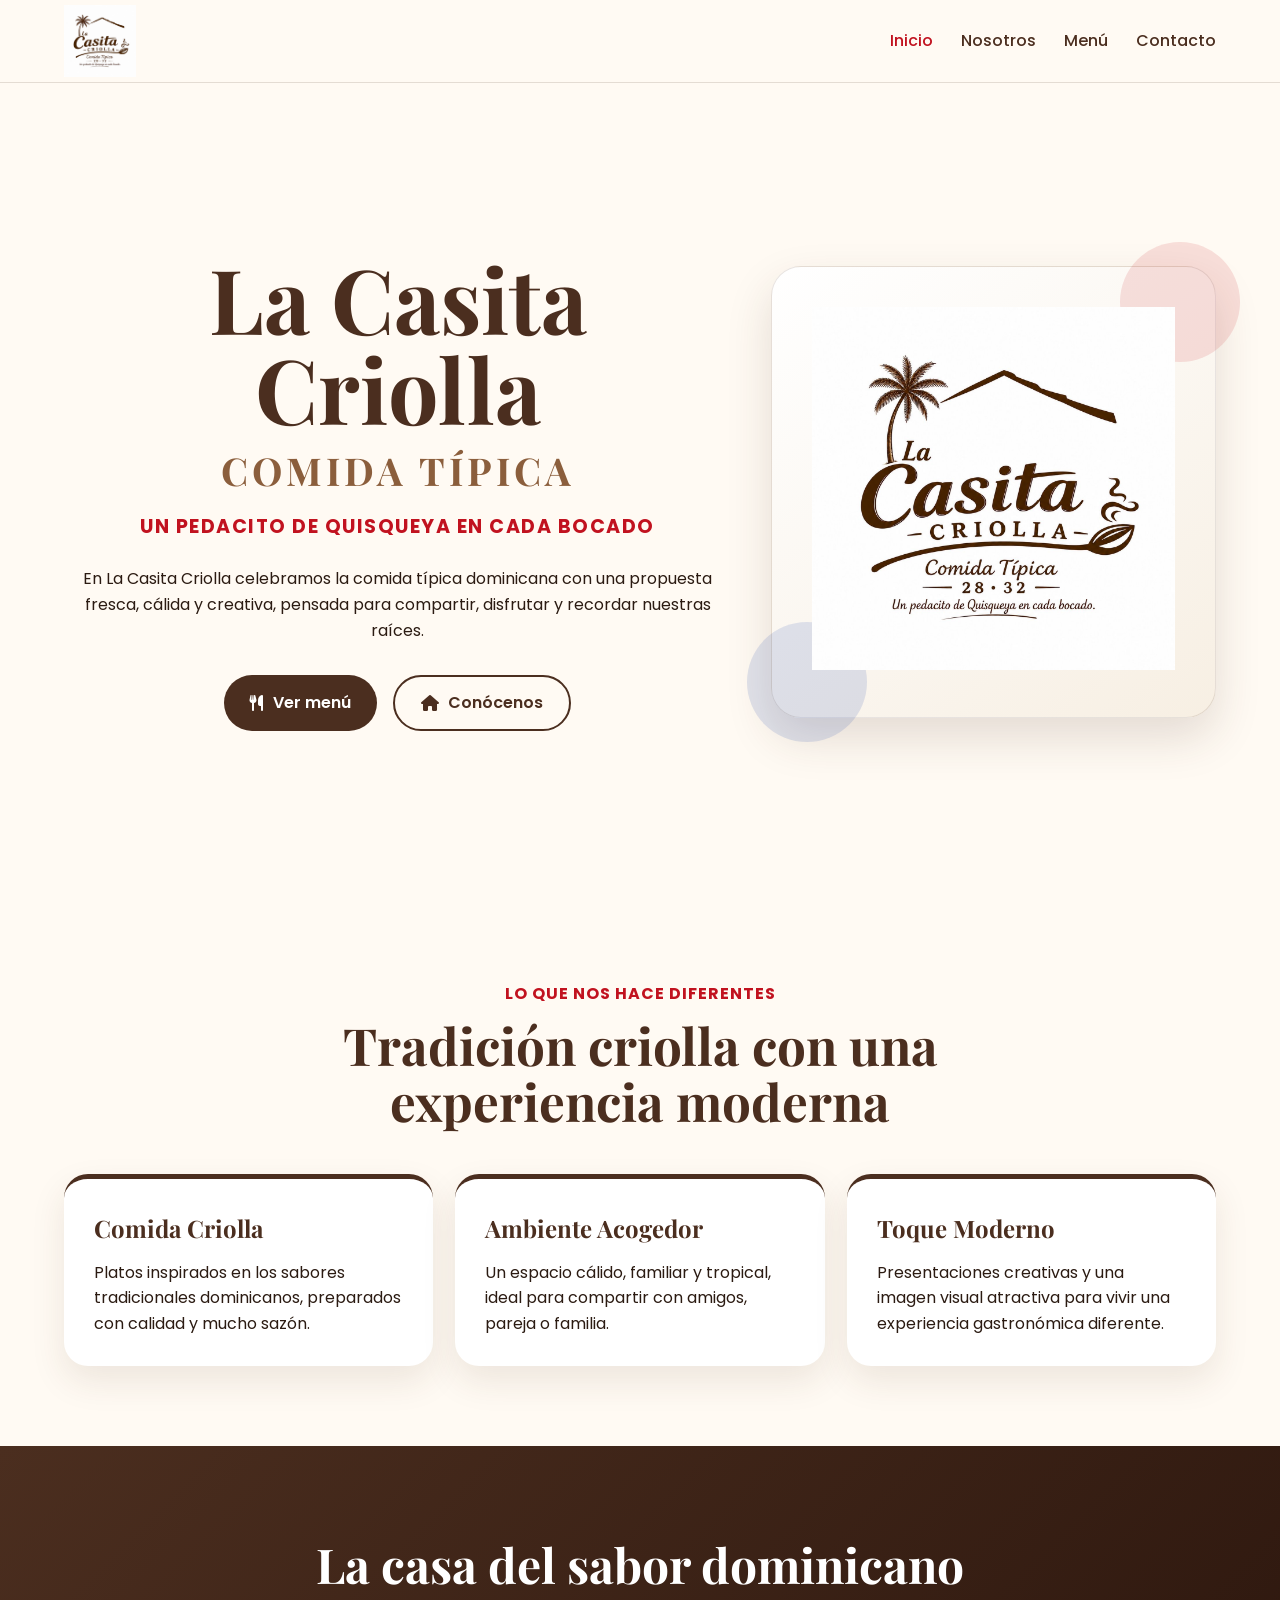
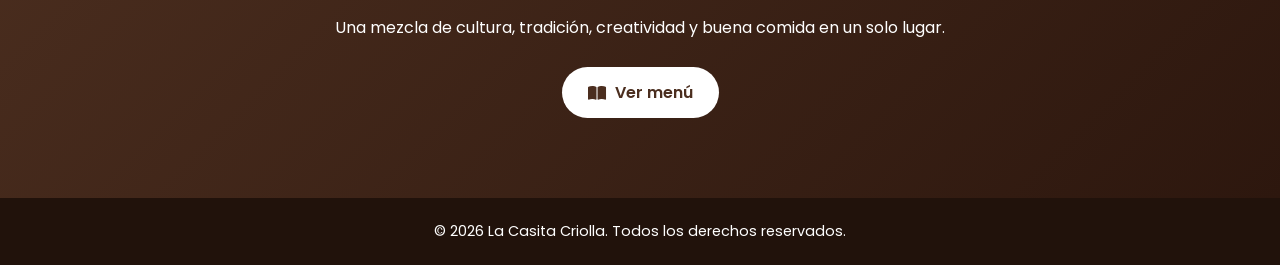
<file: index.html>
<!DOCTYPE html>
<html lang="es">
<head>
  <meta charset="UTF-8" />
  <meta name="viewport" content="width=device-width, initial-scale=1.0" />

  <title>La Casita Criolla | Inicio</title>

  <link rel="stylesheet" href="css/style.css" />

  <!-- Fuentes -->
  <link rel="preconnect" href="https://fonts.googleapis.com">
  <link rel="preconnect" href="https://fonts.gstatic.com" crossorigin>
  <link 
    href="https://fonts.googleapis.com/css2?family=Playfair+Display:wght@600;700;800&family=Poppins:wght@300;400;500;600;700&display=swap" 
    rel="stylesheet"
  >

  <!-- Iconos -->
  <link 
    rel="stylesheet" 
    href="https://cdnjs.cloudflare.com/ajax/libs/font-awesome/6.5.0/css/all.min.css" 
  />
</head>

<body>

  <header class="header">
    <nav class="navbar">
      <a href="./index.html" class="logo-box">
        <img src="img/logo.png" alt="Logo La Casita Criolla">
      </a>

      <ul class="nav-links">
        <li><a href="./index.html" class="active">Inicio</a></li>
        <li><a href="./nosotros.html">Nosotros</a></li>
        <li><a href="./menu.html">Menú</a></li>
        <li><a href="./contacto.html">Contacto</a></li>
      </ul>
    </nav>
  </header>

  <main>

    <section class="hero">
      <div class="hero-content">

        <div class="hero-title">
          <h1>La Casita Criolla</h1>
          <h2>Comida Típica</h2>
          <p>Un pedacito de Quisqueya en cada bocado</p>
        </div>

        <p class="hero-description">
          En La Casita Criolla celebramos la comida típica dominicana
          con una propuesta fresca, cálida y creativa, pensada para compartir,
          disfrutar y recordar nuestras raíces.
        </p>

        <div class="hero-buttons">
          <a href="./menu.html" class="btn btn-primary">
            <i class="fa-solid fa-utensils"></i>
            Ver menú
          </a>

          <a href="./nosotros.html" class="btn btn-secondary">
            <i class="fa-solid fa-house"></i>
            Conócenos
          </a>
        </div>
      </div>

      <div class="hero-card">
        <img src="img/logo.png" alt="Logo del restaurante">
      </div>
    </section>

    <section class="section">
      <div class="section-title">
        <p>Lo que nos hace diferentes</p>
        <h2>Tradición criolla con una experiencia moderna</h2>
      </div>

      <div class="cards">
        <article class="card">
          <h3>Comida Criolla</h3>
          <p>
            Platos inspirados en los sabores tradicionales dominicanos,
            preparados con calidad y mucho sazón.
          </p>
        </article>

        <article class="card">
          <h3>Ambiente Acogedor</h3>
          <p>
            Un espacio cálido, familiar y tropical, ideal para compartir
            con amigos, pareja o familia.
          </p>
        </article>

        <article class="card">
          <h3>Toque Moderno</h3>
          <p>
            Presentaciones creativas y una imagen visual atractiva para vivir
            una experiencia gastronómica diferente.
          </p>
        </article>
      </div>
    </section>

    <section class="banner">
      <h2>La casa del sabor dominicano</h2>
      <p>
        Una mezcla de cultura, tradición, creatividad y buena comida en un solo lugar.
      </p>

      <a href="./menu.html" class="btn btn-light">
        <i class="fa-solid fa-book-open"></i>
        Ver menú
      </a>
    </section>

  </main>

  <footer class="footer">
    <p>© 2026 La Casita Criolla. Todos los derechos reservados.</p>
  </footer>

  <script src="js/script.js"></script>
</body>
</html>
</file>
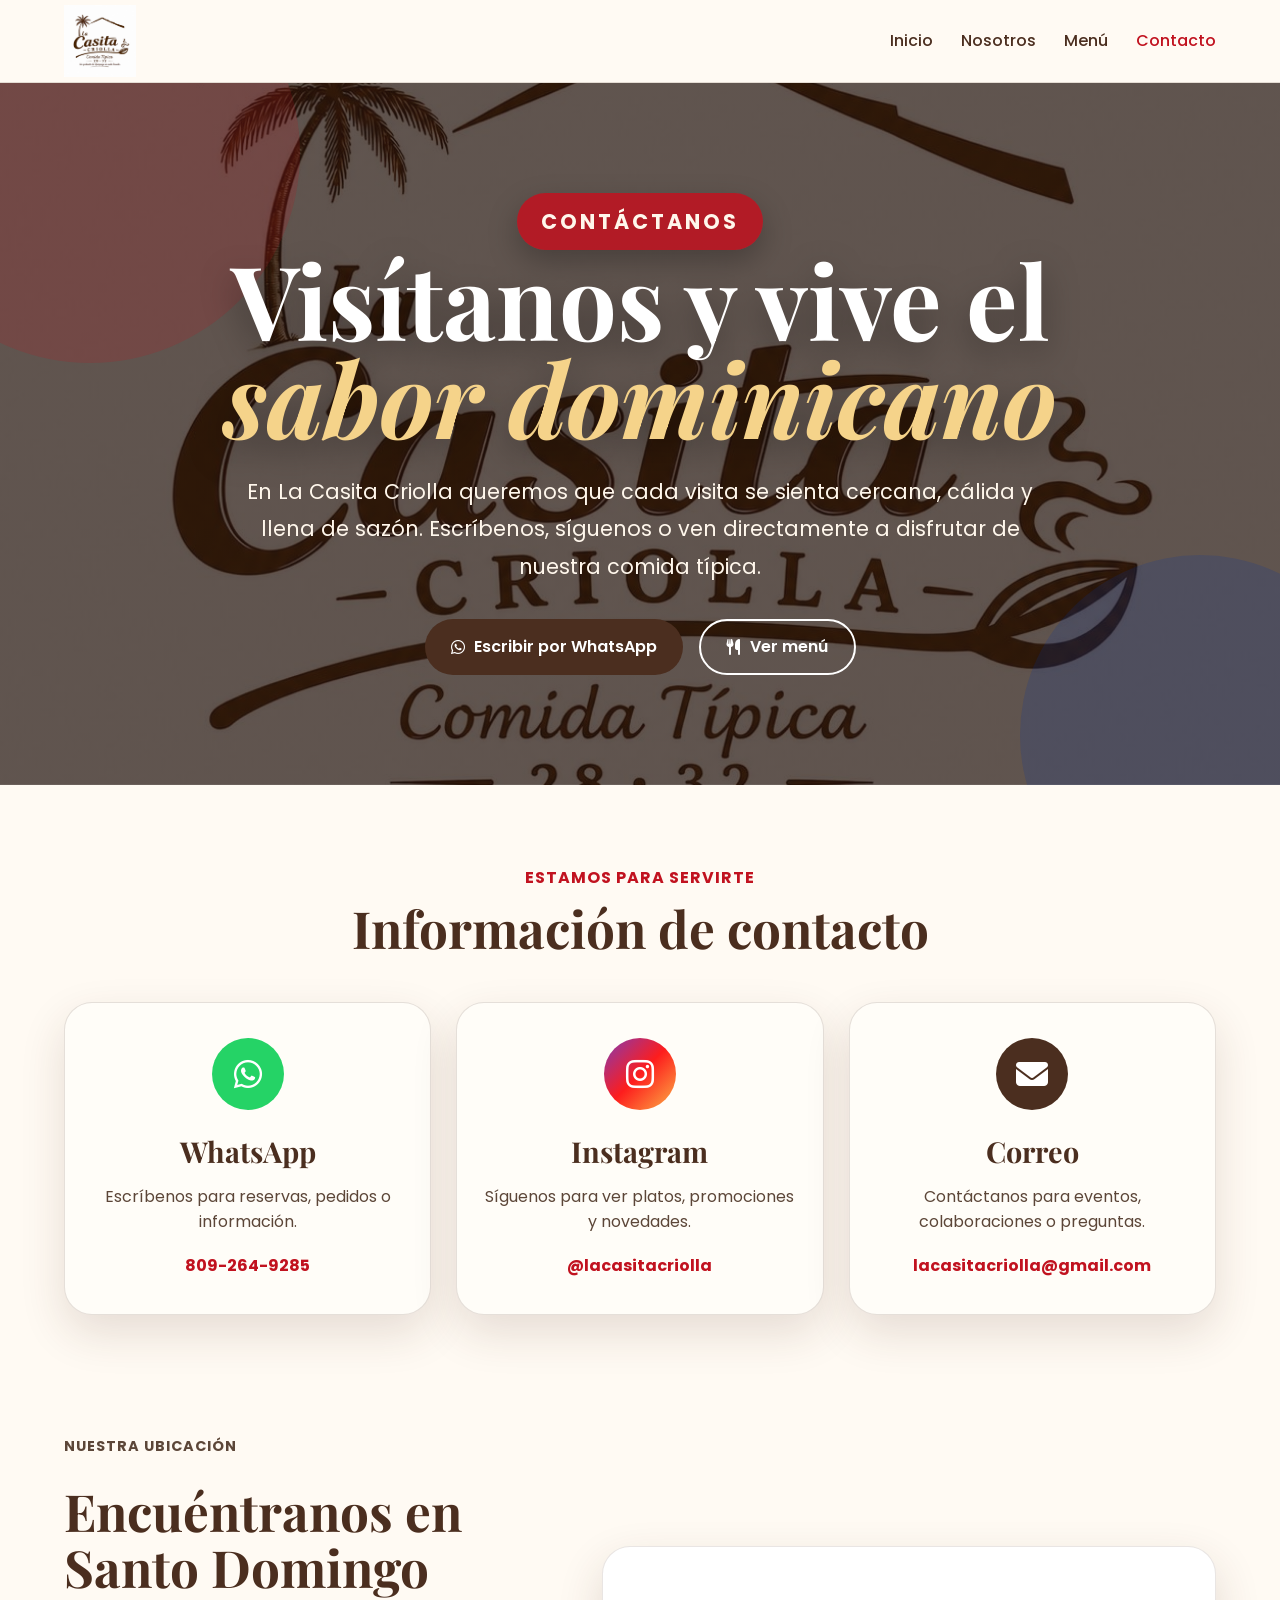
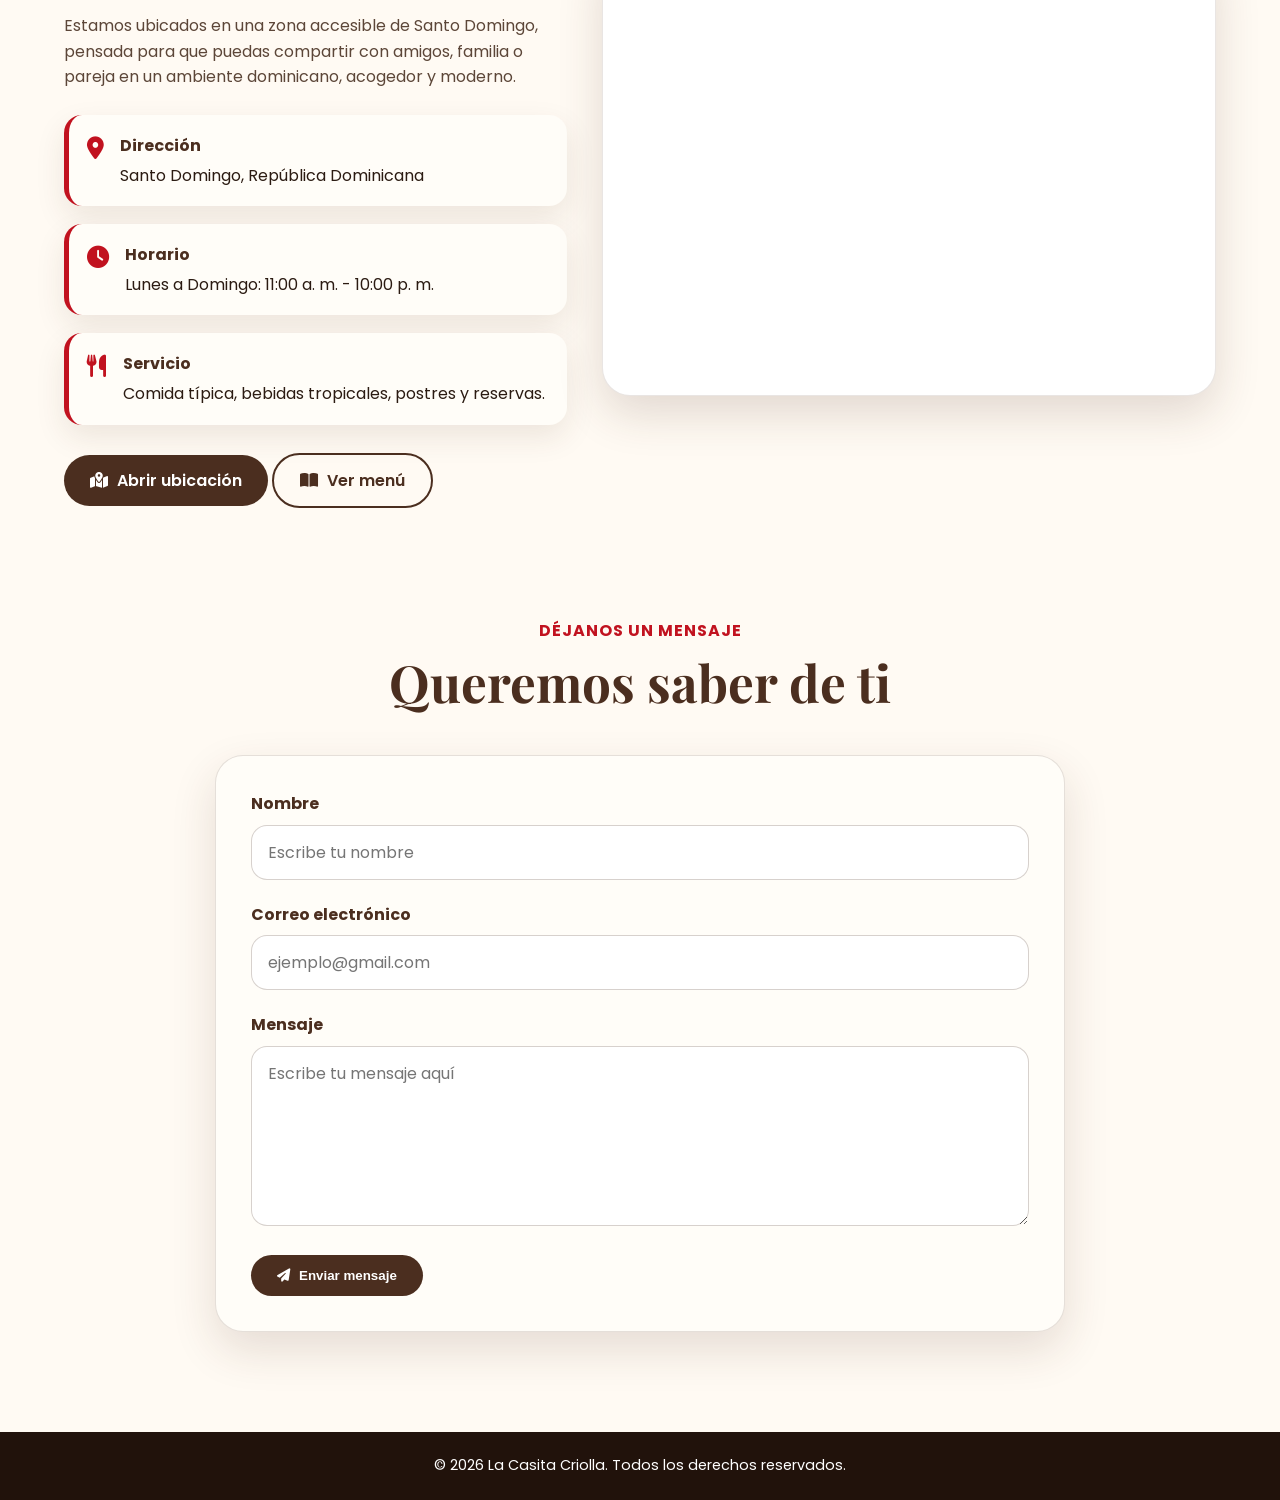
<file: contacto.html>
<!DOCTYPE html>
<html lang="es">
<head>
  <meta charset="UTF-8" />
  <meta name="viewport" content="width=device-width, initial-scale=1.0" />

  <title>La Casita Criolla | Contacto</title>

  <link rel="stylesheet" href="css/style.css" />

  <!-- Fuentes -->
  <link rel="preconnect" href="https://fonts.googleapis.com">
  <link rel="preconnect" href="https://fonts.gstatic.com" crossorigin>
  <link 
    href="https://fonts.googleapis.com/css2?family=Playfair+Display:wght@600;700;800&family=Poppins:wght@300;400;500;600;700&display=swap" 
    rel="stylesheet"
  >

  <!-- Iconos -->
  <link 
    rel="stylesheet" 
    href="https://cdnjs.cloudflare.com/ajax/libs/font-awesome/6.5.0/css/all.min.css" 
  />
</head>

<body>

  <header class="header">
    <nav class="navbar">
      <a href="./index.html" class="logo-box">
        <img src="img/logo.png" alt="Logo La Casita Criolla">
      </a>

      <ul class="nav-links">
        <li><a href="./index.html">Inicio</a></li>
        <li><a href="./nosotros.html">Nosotros</a></li>
        <li><a href="./menu.html">Menú</a></li>
        <li><a href="./contacto.html" class="active">Contacto</a></li>
      </ul>
    </nav>
  </header>

  <main>

    <!-- PORTADA CONTACTO -->
    <section class="contact-hero">
      <div class="contact-hero-content">
        <p class="contact-label">Contáctanos</p>

        <h1>
          Visítanos y vive el
          <span>sabor dominicano</span>
        </h1>

        <p>
          En La Casita Criolla queremos que cada visita se sienta cercana,
          cálida y llena de sazón. Escríbenos, síguenos o ven directamente
          a disfrutar de nuestra comida típica.
        </p>

        <div class="contact-hero-buttons">
          <a href="https://wa.me/18092649285" target="_blank" class="btn btn-primary">
            <i class="fa-brands fa-whatsapp"></i>
            Escribir por WhatsApp
          </a>

          <a href="./menu.html" class="btn btn-secondary hero-outline">
            <i class="fa-solid fa-utensils"></i>
            Ver menú
          </a>
        </div>
      </div>
    </section>

    <!-- TARJETAS DE CONTACTO -->
    <section class="contact-section">

      <div class="section-title">
        <p>Estamos para servirte</p>
        <h2>Información de contacto</h2>
      </div>

      <div class="contact-grid">

        <article class="contact-card">
          <div class="contact-icon whatsapp">
            <i class="fa-brands fa-whatsapp"></i>
          </div>

          <h3>WhatsApp</h3>
          <p>Escríbenos para reservas, pedidos o información.</p>

          <a href="https://wa.me/18092649285" target="_blank" class="contact-link">
            809-264-9285
          </a>
        </article>

        <article class="contact-card">
          <div class="contact-icon instagram">
            <i class="fa-brands fa-instagram"></i>
          </div>

          <h3>Instagram</h3>
          <p>Síguenos para ver platos, promociones y novedades.</p>

          <a href="" target="_blank" class="contact-link">
            @lacasitacriolla
          </a>
        </article>

        <article class="contact-card">
          <div class="contact-icon email">
            <i class="fa-solid fa-envelope"></i>
          </div>

          <h3>Correo</h3>
          <p>Contáctanos para eventos, colaboraciones o preguntas.</p>

          <a href="mailto:lacasitacriolla@gmail.com" class="contact-link">
            lacasitacriolla@gmail.com
          </a>
        </article>

      </div>
    </section>

    <!-- UBICACIÓN Y HORARIO -->
    <section class="location-section" id="ubicacion">

      <div class="location-info">
        <p class="tagline">Nuestra ubicación</p>

        <h2>Encuéntranos en Santo Domingo</h2>

        <p>
          Estamos ubicados en una zona accesible de Santo Domingo,
          pensada para que puedas compartir con amigos, familia o pareja
          en un ambiente dominicano, acogedor y moderno.
        </p>

        <div class="info-list">

          <div class="info-item">
            <i class="fa-solid fa-location-dot"></i>

            <div>
              <h4>Dirección</h4>
              <p>Santo Domingo, República Dominicana</p>
            </div>
          </div>

          <div class="info-item">
            <i class="fa-solid fa-clock"></i>

            <div>
              <h4>Horario</h4>
              <p>Lunes a Domingo: 11:00 a. m. - 10:00 p. m.</p>
            </div>
          </div>

          <div class="info-item">
            <i class="fa-solid fa-utensils"></i>

            <div>
              <h4>Servicio</h4>
              <p>Comida típica, bebidas tropicales, postres y reservas.</p>
            </div>
          </div>

        </div>

        <a 
          href="https://www.google.com/maps/search/Santo+Domingo+República+Dominicana" 
          target="_blank" 
          class="btn btn-primary"
        >
          <i class="fa-solid fa-map-location-dot"></i>
          Abrir ubicación
        </a>

        <a href="./menu.html" class="btn btn-secondary location-menu-btn">
          <i class="fa-solid fa-book-open"></i>
          Ver menú
        </a>
      </div>

      <div class="map-box">
        <iframe
          src="https://www.google.com/maps?q=Santo%20Domingo%20Rep%C3%BAblica%20Dominicana&output=embed"
          width="100%"
          height="420"
          style="border:0;"
          allowfullscreen=""
          loading="lazy">
        </iframe>
      </div>

    </section>

    <!-- FORMULARIO -->
    <section class="form-section">

      <div class="section-title">
        <p>Déjanos un mensaje</p>
        <h2>Queremos saber de ti</h2>
      </div>

      <form class="contact-form">

        <div class="form-group">
          <label for="nombre">Nombre</label>
          <input type="text" id="nombre" placeholder="Escribe tu nombre">
        </div>

        <div class="form-group">
          <label for="correo">Correo electrónico</label>
          <input type="email" id="correo" placeholder="ejemplo@gmail.com">
        </div>

        <div class="form-group">
          <label for="mensaje">Mensaje</label>
          <textarea id="mensaje" rows="6" placeholder="Escribe tu mensaje aquí"></textarea>
        </div>

        <button type="submit" class="btn btn-primary">
          <i class="fa-solid fa-paper-plane"></i>
          Enviar mensaje
        </button>

      </form>

    </section>

  </main>

  <footer class="footer">
    <p>© 2026 La Casita Criolla. Todos los derechos reservados.</p>
  </footer>

  <script src="js/script.js"></script>
</body>
</html>
</file>
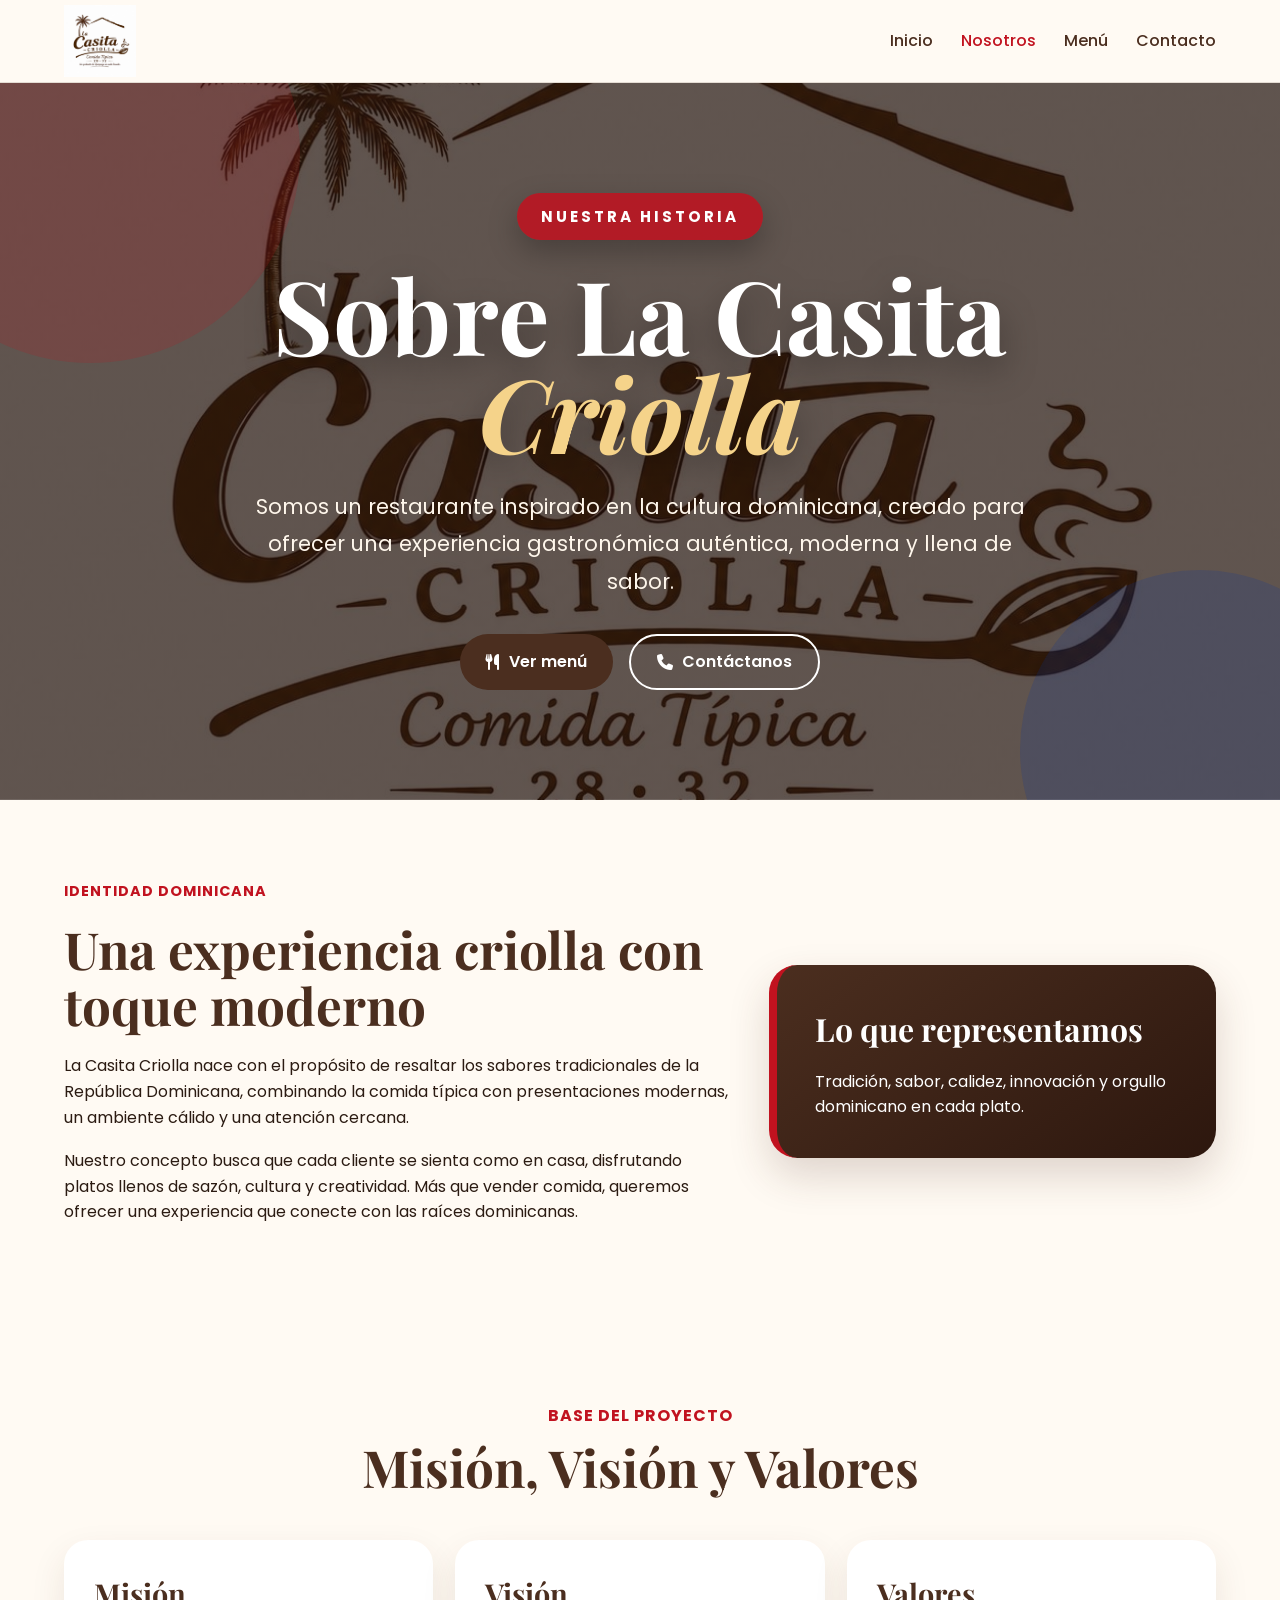
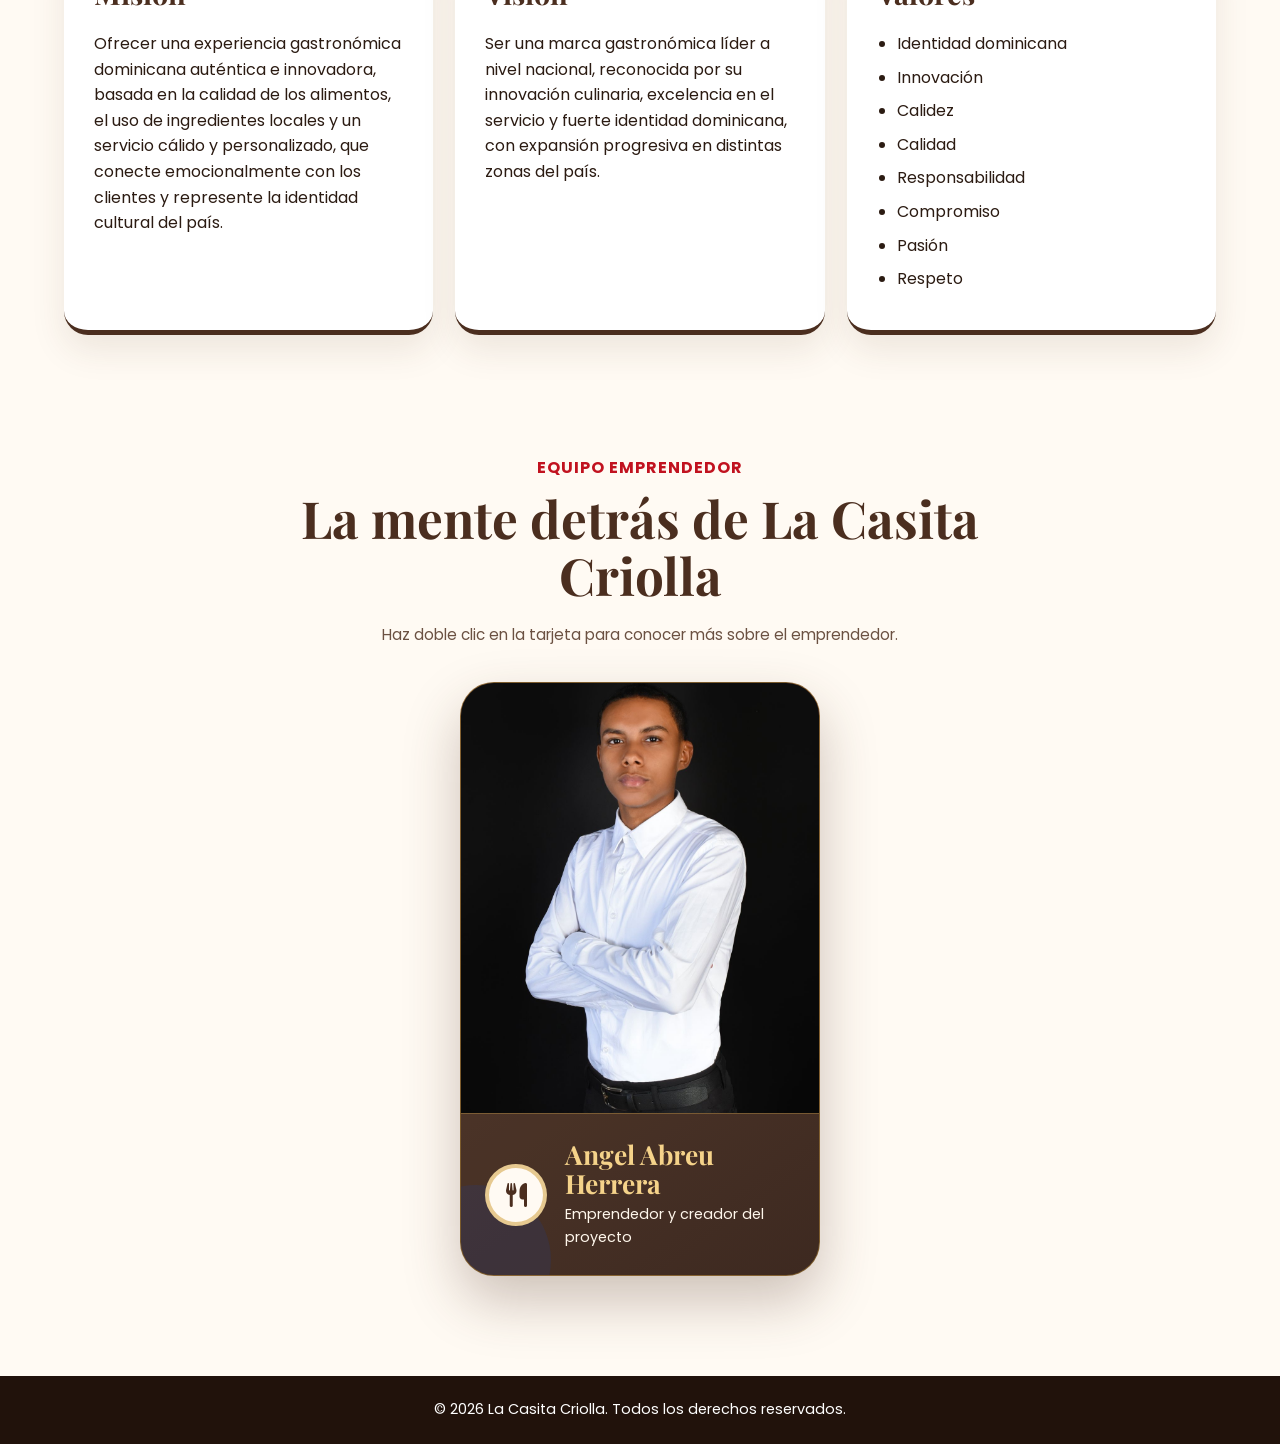
<file: nosotros.html>
<!DOCTYPE html>
<html lang="es">
<head>
  <meta charset="UTF-8" />
  <meta name="viewport" content="width=device-width, initial-scale=1.0" />

  <title>La Casita Criolla | Nosotros</title>

  <link rel="stylesheet" href="./css/style.css" />

  <!-- Fuentes -->
  <link rel="preconnect" href="https://fonts.googleapis.com">
  <link rel="preconnect" href="https://fonts.gstatic.com" crossorigin>
  <link 
    href="https://fonts.googleapis.com/css2?family=Playfair+Display:wght@600;700;800&family=Poppins:wght@300;400;500;600;700&display=swap" 
    rel="stylesheet"
  >

  <!-- Iconos -->
  <link 
    rel="stylesheet" 
    href="https://cdnjs.cloudflare.com/ajax/libs/font-awesome/6.5.0/css/all.min.css" 
  />
</head>

<body>

  <header class="header">
    <nav class="navbar">
      <a href="./index.html" class="logo-box">
        <img src="img/logo.png" alt="Logo La Casita Criolla">
      </a>

      <ul class="nav-links">
        <li><a href="./index.html">Inicio</a></li>
        <li><a href="./nosotros.html" class="active">Nosotros</a></li>
        <li><a href="./menu.html">Menú</a></li>
        <li><a href="./contacto.html">Contacto</a></li>
      </ul>
    </nav>
  </header>

  <main>

    <!-- PORTADA NOSOTROS -->
    <section class="page-hero">
      <div>
        <p class="tagline">Nuestra historia</p>

        <h1>
          Sobre La Casita
          <span>Criolla</span>
        </h1>

        <p>
          Somos un restaurante inspirado en la cultura dominicana, creado para
          ofrecer una experiencia gastronómica auténtica, moderna y llena de sabor.
        </p>

        <div class="hero-action-buttons">
          <a href="./menu.html" class="btn btn-primary">
            <i class="fa-solid fa-utensils"></i>
            Ver menú
          </a>

          <a href="./contacto.html" class="btn btn-secondary hero-outline">
            <i class="fa-solid fa-phone"></i>
            Contáctanos
          </a>
        </div>
      </div>
    </section>

    <!-- DESCRIPCIÓN -->
    <section class="about-section">
      <div class="about-text">
        <p class="tagline">Identidad dominicana</p>
        <h2>Una experiencia criolla con toque moderno</h2>

        <p>
          La Casita Criolla nace con el propósito de resaltar los sabores
          tradicionales de la República Dominicana, combinando la comida típica
          con presentaciones modernas, un ambiente cálido y una atención cercana.
        </p>

        <p>
          Nuestro concepto busca que cada cliente se sienta como en casa,
          disfrutando platos llenos de sazón, cultura y creatividad. Más que
          vender comida, queremos ofrecer una experiencia que conecte con las
          raíces dominicanas.
        </p>
      </div>

      <div class="about-card">
        <h3>Lo que representamos</h3>
        <p>
          Tradición, sabor, calidez, innovación y orgullo dominicano en cada plato.
        </p>
      </div>
    </section>

    <!-- MISIÓN VISIÓN VALORES -->
    <section class="section">
      <div class="section-title">
        <p>Base del proyecto</p>
        <h2>Misión, Visión y Valores</h2>
      </div>

      <div class="mvv-grid">

        <article class="mvv-card">
          <h3>Misión</h3>
          <p>
            Ofrecer una experiencia gastronómica dominicana auténtica e innovadora,
            basada en la calidad de los alimentos, el uso de ingredientes locales
            y un servicio cálido y personalizado, que conecte emocionalmente con
            los clientes y represente la identidad cultural del país.
          </p>
        </article>

        <article class="mvv-card">
          <h3>Visión</h3>
          <p>
            Ser una marca gastronómica líder a nivel nacional, reconocida por su
            innovación culinaria, excelencia en el servicio y fuerte identidad
            dominicana, con expansión progresiva en distintas zonas del país.
          </p>
        </article>

        <article class="mvv-card">
          <h3>Valores</h3>
          <ul>
            <li>Identidad dominicana</li>
            <li>Innovación</li>
            <li>Calidez</li>
            <li>Calidad</li>
            <li>Responsabilidad</li>
            <li>Compromiso</li>
            <li>Pasión</li>
            <li>Respeto</li>
          </ul>
        </article>

      </div>
    </section>

    <!-- EQUIPO EMPRENDEDOR -->
    <section class="team-section">
      <div class="section-title">
        <p>Equipo emprendedor</p>
        <h2>La mente detrás de La Casita Criolla</h2>
      </div>

      <p class="team-hint">
        Haz doble clic en la tarjeta para conocer más sobre el emprendedor.
      </p>

      <div class="team-container">

        <article class="team-card" ondblclick="abrirPerfil()">
          <div class="team-image">
            <img src="img/angel-abreu.png" alt="Foto de Angel Abreu Herrera">
          </div>

          <div class="team-info">
            <div class="team-icon">
              <i class="fa-solid fa-utensils"></i>
            </div>

            <div>
              <h3>Angel Abreu Herrera</h3>
              <p>Emprendedor y creador del proyecto</p>
            </div>
          </div>
        </article>

      </div>
    </section>

    <!-- CUADRO SIMPLE DE DESCRIPCIÓN -->
    <div class="profile-modal" id="profileModal">
      <div class="profile-box simple-profile-box">
        <button class="profile-close" onclick="cerrarPerfil()">×</button>

        <p class="profile-label">Equipo emprendedor</p>

        <h2>Angel Abreu Herrera</h2>

        <p>
          Angel Abreu Herrera es el creador de La Casita Criolla, un proyecto
          gastronómico inspirado en la cultura dominicana y en el deseo de resaltar
          la comida típica de una forma moderna, cálida y atractiva.
        </p>

        <p>
          A través de este emprendimiento busca representar el sabor criollo, la
          identidad dominicana y una experiencia diferente para los clientes,
          combinando tradición, creatividad y buen servicio.
        </p>
      </div>
    </div>

  </main>

  <footer class="footer">
    <p>© 2026 La Casita Criolla. Todos los derechos reservados.</p>
  </footer>

  <script src="js/script.js"></script>

  <script>
    function abrirPerfil() {
      const modal = document.getElementById("profileModal");
      modal.classList.add("active");
      document.body.style.overflow = "hidden";
    }

    function cerrarPerfil() {
      const modal = document.getElementById("profileModal");
      modal.classList.remove("active");
      document.body.style.overflow = "auto";
    }

    document.addEventListener("keydown", function(event) {
      if (event.key === "Escape") {
        cerrarPerfil();
      }
    });

    document.getElementById("profileModal").addEventListener("click", function(event) {
      if (event.target === this) {
        cerrarPerfil();
      }
    });
  </script>
</body>
</html>
</file>
<file: css/style.css>
:root {
  --blanco: #fffaf3;
  --crema: #f7efe3;
  --marron: #4b2e1f;
  --marron-claro: #8b5e3c;
  --rojo: #c1121f;
  --azul: #0033a0;
  --dorado: #d6a84f;
  --texto: #2b1b12;
}

* {
  margin: 0;
  padding: 0;
  box-sizing: border-box;
}

html {
  scroll-behavior: smooth;
}

body {
  font-family: 'Poppins', sans-serif;
  background: var(--blanco);
  color: var(--texto);
  line-height: 1.6;
}

a {
  text-decoration: none;
  color: inherit;
}

img {
  max-width: 100%;
}

/* HEADER */

.header {
  background: rgba(255, 250, 243, 0.95);
  border-bottom: 1px solid rgba(75, 46, 31, 0.15);
  position: sticky;
  top: 0;
  z-index: 100;
  backdrop-filter: blur(10px);
}

.navbar {
  width: min(1200px, 90%);
  margin: auto;
  min-height: 82px;
  display: flex;
  align-items: center;
  justify-content: space-between;
}

.logo-box {
  display: flex;
  align-items: center;
}

.logo-box img {
  width: 72px;
  height: 72px;
  object-fit: contain;
}

.nav-links {
  display: flex;
  list-style: none;
  gap: 28px;
}

.nav-links a {
  font-weight: 500;
  color: var(--marron);
  transition: 0.3s;
}

.nav-links a:hover,
.nav-links a.active {
  color: var(--rojo);
}

/* BOTONES */

.btn {
  padding: 13px 26px;
  border-radius: 40px;
  font-weight: 600;
  display: inline-flex;
  align-items: center;
  justify-content: center;
  gap: 9px;
  transition: 0.3s;
  border: none;
  cursor: pointer;
}

.btn-primary {
  background: var(--marron);
  color: white;
}

.btn-primary:hover {
  background: var(--rojo);
  transform: translateY(-3px);
}

.btn-secondary {
  border: 2px solid var(--marron);
  color: var(--marron);
  background: transparent;
}

.btn-secondary:hover {
  background: var(--marron);
  color: white;
  transform: translateY(-3px);
}

.btn-light {
  background: white;
  color: var(--marron);
}

.hero-outline {
  border-color: white;
  color: white;
  background: transparent;
}

.hero-outline:hover {
  background: white;
  color: var(--marron);
}

.hero-action-buttons {
  margin-top: 34px;
  display: flex;
  justify-content: center;
  gap: 16px;
  flex-wrap: wrap;
}

/* SECCIONES GENERALES */

.section {
  width: min(1200px, 90%);
  margin: auto;
  padding: 80px 0;
}

.section-title {
  text-align: center;
  max-width: 750px;
  margin: 0 auto 45px;
}

.section-title p {
  color: var(--rojo);
  font-weight: 700;
  text-transform: uppercase;
  letter-spacing: 1px;
}

.section-title h2 {
  font-family: 'Playfair Display', serif;
  font-size: clamp(2rem, 4vw, 3.4rem);
  color: var(--marron);
  margin-top: 10px;
  line-height: 1.1;
}

.tagline {
  color: var(--rojo);
  font-weight: 700;
  margin-bottom: 12px;
  text-transform: uppercase;
  letter-spacing: 1px;
  font-size: 0.9rem;
}

/* INICIO */

.hero {
  width: min(1200px, 90%);
  margin: auto;
  min-height: calc(100vh - 82px);
  display: grid;
  grid-template-columns: 1.2fr 0.8fr;
  align-items: center;
  gap: 40px;
  padding: 60px 0;
}

.hero-title {
  text-align: center;
  margin-bottom: 24px;
}

.hero-title h1 {
  font-family: 'Playfair Display', serif;
  font-size: clamp(3rem, 7vw, 6rem);
  line-height: 1;
  color: var(--marron);
  margin-bottom: 8px;
}

.hero-title h2 {
  font-family: 'Playfair Display', serif;
  font-size: clamp(1.6rem, 3vw, 2.8rem);
  color: var(--marron-claro);
  text-transform: uppercase;
  letter-spacing: 4px;
  margin-bottom: 10px;
}

.hero-title p {
  font-size: clamp(0.9rem, 1.5vw, 1.2rem);
  color: var(--rojo);
  text-transform: uppercase;
  font-weight: 700;
  letter-spacing: 1.5px;
}

.hero-description {
  text-align: center;
  margin: 0 auto;
  max-width: 650px;
}

.hero-buttons {
  margin-top: 32px;
  display: flex;
  justify-content: center;
  gap: 16px;
  flex-wrap: wrap;
}

.hero-card {
  background: linear-gradient(145deg, #fff, var(--crema));
  border-radius: 30px;
  padding: 40px;
  box-shadow: 0 20px 45px rgba(75, 46, 31, 0.15);
  border: 1px solid rgba(75, 46, 31, 0.12);
  position: relative;
}

.hero-card::before {
  content: "";
  position: absolute;
  width: 120px;
  height: 120px;
  background: var(--rojo);
  border-radius: 50%;
  top: -25px;
  right: -25px;
  opacity: 0.12;
}

.hero-card::after {
  content: "";
  position: absolute;
  width: 120px;
  height: 120px;
  background: var(--azul);
  border-radius: 50%;
  bottom: -25px;
  left: -25px;
  opacity: 0.12;
}

.hero-card img {
  width: 100%;
  position: relative;
  z-index: 2;
}

.cards {
  display: grid;
  grid-template-columns: repeat(3, 1fr);
  gap: 22px;
}

.card {
  background: white;
  padding: 30px;
  border-radius: 24px;
  box-shadow: 0 15px 35px rgba(75, 46, 31, 0.1);
  border-top: 5px solid var(--marron);
  transition: 0.3s;
}

.card:hover {
  transform: translateY(-8px);
  border-top-color: var(--rojo);
}

.card h3 {
  color: var(--marron);
  margin-bottom: 12px;
  font-family: 'Playfair Display', serif;
  font-size: 1.5rem;
}

.banner {
  background: linear-gradient(135deg, var(--marron), #2d170e);
  color: white;
  text-align: center;
  padding: 80px 20px;
  position: relative;
  overflow: hidden;
}

.banner h2 {
  font-family: 'Playfair Display', serif;
  font-size: clamp(2rem, 4vw, 3rem);
  margin-bottom: 12px;
}

.banner p {
  margin-bottom: 26px;
}

/* HERO ELEGANTE PARA NOSOTROS */

.page-hero {
  min-height: 70vh;
  background:
    linear-gradient(rgba(35, 19, 11, 0.72), rgba(35, 19, 11, 0.72)),
    url("../img/logo.png");
  background-size: cover;
  background-position: center;
  display: flex;
  align-items: center;
  justify-content: center;
  padding: 110px 5%;
  color: white;
  text-align: center;
  position: relative;
  overflow: hidden;
}

.page-hero::before {
  content: "";
  position: absolute;
  width: 420px;
  height: 420px;
  border-radius: 50%;
  background: rgba(193, 18, 31, 0.18);
  top: -140px;
  left: -120px;
  animation: floatCircle 6s ease-in-out infinite alternate;
}

.page-hero::after {
  content: "";
  position: absolute;
  width: 360px;
  height: 360px;
  border-radius: 50%;
  background: rgba(0, 51, 160, 0.18);
  bottom: -130px;
  right: -100px;
  animation: floatCircle 7s ease-in-out infinite alternate-reverse;
}

.page-hero div {
  max-width: 980px;
  position: relative;
  z-index: 2;
  animation: heroFadeUp 1s ease forwards;
}

.page-hero .tagline {
  display: inline-block;
  color: white;
  background: rgba(193, 18, 31, 0.85);
  padding: 10px 24px;
  border-radius: 40px;
  font-size: 0.95rem;
  font-weight: 700;
  text-transform: uppercase;
  letter-spacing: 3px;
  margin-bottom: 25px;
  box-shadow: 0 12px 30px rgba(0, 0, 0, 0.25);
}

.page-hero h1 {
  font-family: 'Playfair Display', serif;
  font-size: clamp(3.5rem, 8vw, 7.5rem);
  line-height: 0.95;
  margin-bottom: 28px;
  text-shadow: 0 12px 35px rgba(0, 0, 0, 0.35);
}

.page-hero h1 span {
  display: block;
  color: #f5d38a;
  font-style: italic;
}

.page-hero p {
  max-width: 800px;
  margin: 0 auto;
  font-size: clamp(1rem, 1.7vw, 1.3rem);
  line-height: 1.8;
  color: #fff7ec;
}

/* NOSOTROS CONTENIDO */

.about-section {
  width: min(1200px, 90%);
  margin: auto;
  padding: 80px 0;
  display: grid;
  grid-template-columns: 1.2fr 0.8fr;
  gap: 35px;
  align-items: center;
}

.about-text h2 {
  font-family: 'Playfair Display', serif;
  color: var(--marron);
  font-size: clamp(2rem, 4vw, 3.2rem);
  line-height: 1.1;
  margin-bottom: 20px;
}

.about-text p {
  margin-bottom: 18px;
}

.about-card {
  background: linear-gradient(145deg, var(--marron), #2d170e);
  color: white;
  padding: 38px;
  border-radius: 28px;
  box-shadow: 0 18px 40px rgba(75, 46, 31, 0.18);
  border-left: 8px solid var(--rojo);
}

.about-card h3 {
  font-family: 'Playfair Display', serif;
  font-size: 2rem;
  margin-bottom: 15px;
}

.mvv-grid {
  display: grid;
  grid-template-columns: repeat(3, 1fr);
  gap: 22px;
}

.mvv-card {
  background: white;
  border-radius: 24px;
  padding: 30px;
  box-shadow: 0 15px 35px rgba(75, 46, 31, 0.1);
  border-bottom: 5px solid var(--marron);
  transition: 0.3s;
}

.mvv-card:hover {
  transform: translateY(-7px);
  border-bottom-color: var(--rojo);
}

.mvv-card h3 {
  font-family: 'Playfair Display', serif;
  color: var(--marron);
  font-size: 1.8rem;
  margin-bottom: 15px;
}

.mvv-card ul {
  padding-left: 20px;
}

.mvv-card li {
  margin-bottom: 8px;
}

/* EQUIPO EMPRENDEDOR */

.team-section {
  width: min(1200px, 90%);
  margin: auto;
  padding: 40px 0 100px;
}

.team-hint {
  text-align: center;
  margin: -25px auto 35px;
  color: #6b5142;
  font-size: 0.95rem;
}

.team-container {
  display: flex;
  justify-content: center;
  align-items: center;
}

.team-card {
  width: 360px;
  background: linear-gradient(145deg, #4b2e1f, #2d170e);
  border-radius: 34px;
  overflow: hidden;
  box-shadow: 0 25px 55px rgba(75, 46, 31, 0.28);
  border: 1px solid rgba(214, 168, 79, 0.45);
  transition: 0.35s ease;
  position: relative;
  cursor: pointer;
}

.team-card::before {
  content: "";
  position: absolute;
  width: 170px;
  height: 170px;
  background: rgba(193, 18, 31, 0.18);
  border-radius: 50%;
  top: -70px;
  right: -70px;
  z-index: 1;
}

.team-card::after {
  content: "";
  position: absolute;
  width: 150px;
  height: 150px;
  background: rgba(0, 51, 160, 0.16);
  border-radius: 50%;
  bottom: -60px;
  left: -60px;
  z-index: 1;
}

.team-card:hover {
  transform: translateY(-10px) scale(1.02);
  box-shadow: 0 30px 70px rgba(75, 46, 31, 0.35);
}

.team-image {
  height: 430px;
  background: #111;
  position: relative;
  z-index: 2;
  overflow: hidden;
}

.team-image img {
  width: 100%;
  height: 100%;
  object-fit: cover;
  object-position: center;
  display: block;
  transition: 0.4s ease;
}

.team-card:hover .team-image img {
  transform: scale(1.06);
}

.team-info {
  position: relative;
  z-index: 2;
  background: rgba(255, 250, 243, 0.08);
  border-top: 1px solid rgba(214, 168, 79, 0.35);
  padding: 26px 24px;
  display: flex;
  align-items: center;
  gap: 18px;
}

.team-icon {
  width: 62px;
  height: 62px;
  min-width: 62px;
  border-radius: 50%;
  background: var(--blanco);
  color: var(--marron);
  display: grid;
  place-items: center;
  font-size: 1.5rem;
  border: 4px solid rgba(214, 168, 79, 0.6);
}

.team-info h3 {
  font-family: 'Playfair Display', serif;
  color: #f5d38a;
  font-size: 1.65rem;
  line-height: 1.1;
  margin-bottom: 5px;
}

.team-info p {
  color: #fff7ec;
  font-size: 0.9rem;
}

/* CUADRO SIMPLE DEL PERFIL */

.profile-modal {
  position: fixed;
  inset: 0;
  background: rgba(20, 10, 5, 0.82);
  display: none;
  justify-content: center;
  align-items: center;
  padding: 25px;
  z-index: 9999;
}

.profile-modal.active {
  display: flex;
}

.profile-box {
  width: min(560px, 92%);
  background: var(--blanco);
  border-radius: 28px;
  padding: 42px 36px;
  box-shadow: 0 30px 80px rgba(0, 0, 0, 0.38);
  border: 1px solid rgba(214, 168, 79, 0.45);
  position: relative;
  text-align: center;
  animation: profileOpen 0.35s ease forwards;
  overflow: hidden;
}

.simple-profile-box::before {
  content: "";
  position: absolute;
  width: 110px;
  height: 110px;
  background: rgba(193, 18, 31, 0.09);
  border-radius: 50%;
  top: -35px;
  left: -35px;
}

.simple-profile-box::after {
  content: "";
  position: absolute;
  width: 90px;
  height: 90px;
  background: rgba(0, 51, 160, 0.08);
  border-radius: 50%;
  bottom: -30px;
  right: -30px;
}

.profile-close {
  position: absolute;
  top: 16px;
  right: 16px;
  width: 42px;
  height: 42px;
  border: none;
  border-radius: 50%;
  background: var(--rojo);
  color: white;
  font-size: 1.7rem;
  cursor: pointer;
  z-index: 3;
  transition: 0.3s ease;
}

.profile-close:hover {
  background: var(--marron);
  transform: rotate(90deg);
}

.profile-label {
  color: var(--rojo);
  font-weight: 800;
  text-transform: uppercase;
  letter-spacing: 2px;
  font-size: 0.85rem;
  margin-bottom: 12px;
  position: relative;
  z-index: 2;
}

.profile-box h2 {
  font-family: 'Playfair Display', serif;
  color: var(--marron);
  font-size: clamp(2rem, 4vw, 3rem);
  line-height: 1;
  margin-bottom: 22px;
  position: relative;
  z-index: 2;
}

.profile-box p {
  color: #4d382d;
  font-size: 1rem;
  line-height: 1.8;
  margin-bottom: 16px;
  position: relative;
  z-index: 2;
}

/* HERO ELEGANTE PARA MENÚ */

.menu-hero {
  min-height: 70vh;
  background:
    linear-gradient(rgba(35, 19, 11, 0.72), rgba(35, 19, 11, 0.72)),
    url("../img/portada-casita.png");
  background-size: cover;
  background-position: center;
  display: flex;
  align-items: center;
  justify-content: center;
  padding: 110px 5%;
  color: white;
  text-align: center;
  position: relative;
  overflow: hidden;
}

.menu-hero::before {
  content: "";
  position: absolute;
  width: 420px;
  height: 420px;
  border-radius: 50%;
  background: rgba(193, 18, 31, 0.18);
  top: -140px;
  left: -120px;
  animation: floatCircle 6s ease-in-out infinite alternate;
}

.menu-hero::after {
  content: "";
  position: absolute;
  width: 360px;
  height: 360px;
  border-radius: 50%;
  background: rgba(0, 51, 160, 0.18);
  bottom: -130px;
  right: -100px;
  animation: floatCircle 7s ease-in-out infinite alternate-reverse;
}

.menu-hero-content {
  max-width: 980px;
  position: relative;
  z-index: 2;
  animation: heroFadeUp 1s ease forwards;
}

.menu-hero .tagline {
  display: inline-block;
  color: white;
  background: rgba(193, 18, 31, 0.85);
  padding: 10px 24px;
  border-radius: 40px;
  font-size: 0.95rem;
  font-weight: 700;
  text-transform: uppercase;
  letter-spacing: 3px;
  margin-bottom: 25px;
  box-shadow: 0 12px 30px rgba(0, 0, 0, 0.25);
}

.menu-hero h1 {
  font-family: 'Playfair Display', serif;
  font-size: clamp(3.5rem, 8vw, 7.5rem);
  line-height: 0.95;
  margin-bottom: 28px;
  text-shadow: 0 12px 35px rgba(0, 0, 0, 0.35);
}

.menu-hero h1 span {
  display: block;
  color: #f5d38a;
  font-style: italic;
}

.menu-hero p {
  max-width: 800px;
  margin: 0 auto;
  font-size: clamp(1rem, 1.7vw, 1.3rem);
  line-height: 1.8;
  color: #fff7ec;
}

/* MENÚ CONTENIDO */

.menu-grid {
  display: grid;
  grid-template-columns: repeat(2, 1fr);
  gap: 26px;
}

.menu-category {
  background: #fffdf8;
  border-radius: 26px;
  padding: 30px;
  box-shadow: 0 16px 35px rgba(75, 46, 31, 0.12);
  border: 1px solid rgba(75, 46, 31, 0.15);
  position: relative;
  overflow: hidden;
}

.menu-category::before {
  content: "";
  position: absolute;
  width: 120px;
  height: 120px;
  background: var(--rojo);
  border-radius: 50%;
  right: -50px;
  top: -50px;
  opacity: 0.08;
}

.menu-category h3 {
  font-family: 'Playfair Display', serif;
  color: var(--marron);
  font-size: 2rem;
  margin-bottom: 22px;
  padding-bottom: 12px;
  border-bottom: 2px solid rgba(75, 46, 31, 0.18);
}

.menu-item {
  display: flex;
  justify-content: space-between;
  gap: 20px;
  padding: 16px 0;
  border-bottom: 1px dashed rgba(75, 46, 31, 0.25);
}

.menu-item:last-child {
  border-bottom: none;
}

.menu-item h4 {
  color: var(--marron);
  font-size: 1.05rem;
  margin-bottom: 5px;
}

.menu-item p {
  font-size: 0.92rem;
  color: #5c4638;
}

.menu-item span {
  color: var(--rojo);
  font-weight: 700;
  white-space: nowrap;
}

/* CATÁLOGO DEL MENÚ */

.catalog-section {
  width: min(1200px, 90%);
  margin: auto;
  padding: 40px 0 100px;
}

.catalog-wrapper {
  position: relative;
  margin-top: 35px;
}

.catalog-slider {
  display: flex;
  gap: 26px;
  overflow-x: auto;
  scroll-behavior: smooth;
  scroll-snap-type: x mandatory;
  padding: 20px 10px 35px;
}

.catalog-slider::-webkit-scrollbar {
  height: 10px;
}

.catalog-slider::-webkit-scrollbar-track {
  background: #eadfce;
  border-radius: 20px;
}

.catalog-slider::-webkit-scrollbar-thumb {
  background: var(--marron);
  border-radius: 20px;
}

.catalog-page {
  min-width: 420px;
  max-width: 420px;
  background: #fffdf8;
  border-radius: 28px;
  overflow: hidden;
  box-shadow: 0 18px 45px rgba(75, 46, 31, 0.18);
  border: 1px solid rgba(75, 46, 31, 0.18);
  scroll-snap-align: center;
  transition: 0.3s;
}

.catalog-page:hover {
  transform: translateY(-8px);
}

.catalog-page img {
  width: 100%;
  height: auto;
  object-fit: contain;
  display: block;
  background: #f4eadb;
  cursor: zoom-in;
}

.catalog-info {
  padding: 20px;
  text-align: center;
}

.catalog-info span {
  color: var(--rojo);
  font-weight: 700;
  font-size: 0.85rem;
  text-transform: uppercase;
  letter-spacing: 1px;
}

.catalog-info h3 {
  font-family: 'Playfair Display', serif;
  font-size: 1.7rem;
  color: var(--marron);
  margin-top: 5px;
}

.catalog-btn {
  position: absolute;
  top: 45%;
  transform: translateY(-50%);
  width: 48px;
  height: 48px;
  border: none;
  border-radius: 50%;
  background: var(--marron);
  color: white;
  font-size: 1.5rem;
  cursor: pointer;
  z-index: 5;
  box-shadow: 0 10px 25px rgba(75, 46, 31, 0.25);
  transition: 0.3s;
}

.catalog-btn:hover {
  background: var(--rojo);
}

.prev-btn {
  left: -18px;
}

.next-btn {
  right: -18px;
}

/* MODAL ZOOM */

.image-modal {
  position: fixed;
  inset: 0;
  background: rgba(20, 10, 5, 0.92);
  z-index: 9999;
  display: none;
  align-items: center;
  justify-content: center;
  padding: 80px 20px 30px;
}

.image-modal.active {
  display: flex;
}

.modal-image-box {
  width: 95%;
  height: 90%;
  overflow: auto;
  display: flex;
  justify-content: center;
  align-items: flex-start;
}

.modal-image-box img {
  max-width: 90%;
  height: auto;
  border-radius: 18px;
  box-shadow: 0 20px 50px rgba(0, 0, 0, 0.45);
  transform: scale(1);
  transform-origin: top center;
  transition: transform 0.2s ease;
}

.modal-close {
  position: fixed;
  top: 20px;
  right: 25px;
  width: 48px;
  height: 48px;
  border: none;
  border-radius: 50%;
  background: var(--rojo);
  color: white;
  font-size: 2rem;
  cursor: pointer;
  z-index: 10000;
}

.zoom-controls {
  position: fixed;
  top: 22px;
  left: 50%;
  transform: translateX(-50%);
  display: flex;
  gap: 10px;
  z-index: 10000;
}

.zoom-controls button {
  border: none;
  background: white;
  color: var(--marron);
  padding: 10px 16px;
  border-radius: 30px;
  font-weight: 700;
  cursor: pointer;
  box-shadow: 0 8px 20px rgba(0, 0, 0, 0.2);
}

.zoom-controls button:hover {
  background: var(--dorado);
}

/* CONTACTO */

.contact-hero {
  min-height: 70vh;
  background:
    linear-gradient(rgba(35, 19, 11, 0.72), rgba(35, 19, 11, 0.72)),
    url("../img/portada-casita.png");
  background-size: cover;
  background-position: center;
  display: flex;
  align-items: center;
  justify-content: center;
  padding: 110px 5%;
  color: white;
  text-align: center;
  position: relative;
  overflow: hidden;
}

.contact-hero::before {
  content: "";
  position: absolute;
  width: 420px;
  height: 420px;
  border-radius: 50%;
  background: rgba(193, 18, 31, 0.18);
  top: -140px;
  left: -120px;
  animation: floatCircle 6s ease-in-out infinite alternate;
}

.contact-hero::after {
  content: "";
  position: absolute;
  width: 360px;
  height: 360px;
  border-radius: 50%;
  background: rgba(0, 51, 160, 0.18);
  bottom: -130px;
  right: -100px;
  animation: floatCircle 7s ease-in-out infinite alternate-reverse;
}

.contact-hero-content {
  max-width: 980px;
  position: relative;
  z-index: 2;
  animation: heroFadeUp 1s ease forwards;
}

.contact-label {
  display: inline-block;
  color: white;
  background: rgba(193, 18, 31, 0.85);
  padding: 10px 24px;
  border-radius: 40px;
  font-size: 0.95rem;
  font-weight: 700;
  text-transform: uppercase;
  letter-spacing: 3px;
  margin-bottom: 25px;
  box-shadow: 0 12px 30px rgba(0, 0, 0, 0.25);
}

.contact-hero h1 {
  font-family: 'Playfair Display', serif;
  font-size: clamp(3.5rem, 8vw, 7.5rem);
  line-height: 0.95;
  margin-bottom: 28px;
  text-shadow: 0 12px 35px rgba(0, 0, 0, 0.35);
}

.contact-hero h1 span {
  display: block;
  color: #f5d38a;
  font-style: italic;
}

.contact-hero p {
  max-width: 800px;
  margin: 0 auto;
  font-size: clamp(1rem, 1.7vw, 1.3rem);
  line-height: 1.8;
  color: #fff7ec;
}

.contact-hero-buttons {
  margin-top: 34px;
  display: flex;
  justify-content: center;
  gap: 16px;
  flex-wrap: wrap;
}

.contact-section {
  width: min(1200px, 90%);
  margin: auto;
  padding: 80px 0;
}

.contact-grid {
  display: grid;
  grid-template-columns: repeat(3, 1fr);
  gap: 25px;
}

.contact-card {
  background: #fffdf8;
  padding: 35px 28px;
  border-radius: 28px;
  text-align: center;
  box-shadow: 0 18px 45px rgba(75, 46, 31, 0.14);
  border: 1px solid rgba(75, 46, 31, 0.14);
  transition: 0.3s;
}

.contact-card:hover {
  transform: translateY(-8px);
}

.contact-icon {
  width: 72px;
  height: 72px;
  margin: 0 auto 18px;
  border-radius: 50%;
  display: grid;
  place-items: center;
  color: white;
  font-size: 2rem;
}

.contact-icon.whatsapp {
  background: #25d366;
}

.contact-icon.instagram {
  background: linear-gradient(135deg, #833ab4, #fd1d1d, #fcb045);
}

.contact-icon.email {
  background: var(--marron);
}

.contact-card h3 {
  font-family: 'Playfair Display', serif;
  color: var(--marron);
  font-size: 1.8rem;
  margin-bottom: 10px;
}

.contact-card p {
  color: #5c4638;
  margin-bottom: 18px;
}

.contact-link {
  color: var(--rojo);
  font-weight: 700;
}

.location-section {
  width: min(1200px, 90%);
  margin: auto;
  padding: 40px 0 90px;
  display: grid;
  grid-template-columns: 0.9fr 1.1fr;
  gap: 35px;
  align-items: center;
}

.location-info h2 {
  font-family: 'Playfair Display', serif;
  color: var(--marron);
  font-size: clamp(2rem, 4vw, 3.3rem);
  line-height: 1.1;
  margin-bottom: 18px;
}

.location-info > p {
  margin-bottom: 25px;
  color: #5c4638;
}

.info-list {
  display: grid;
  gap: 18px;
  margin-bottom: 28px;
}

.info-item {
  display: flex;
  gap: 16px;
  align-items: flex-start;
  background: #fffdf8;
  padding: 18px;
  border-radius: 18px;
  border-left: 5px solid var(--rojo);
  box-shadow: 0 12px 30px rgba(75, 46, 31, 0.1);
}

.info-item i {
  color: var(--rojo);
  font-size: 1.4rem;
  margin-top: 4px;
}

.info-item h4 {
  color: var(--marron);
  margin-bottom: 4px;
}

.map-box {
  background: white;
  padding: 14px;
  border-radius: 28px;
  box-shadow: 0 18px 45px rgba(75, 46, 31, 0.16);
  border: 1px solid rgba(75, 46, 31, 0.12);
}

.map-box iframe {
  border-radius: 20px;
  display: block;
}

.form-section {
  width: min(850px, 90%);
  margin: auto;
  padding: 20px 0 100px;
}

.contact-form {
  background: #fffdf8;
  padding: 35px;
  border-radius: 28px;
  box-shadow: 0 18px 45px rgba(75, 46, 31, 0.14);
  border: 1px solid rgba(75, 46, 31, 0.14);
}

.form-group {
  margin-bottom: 22px;
}

.form-group label {
  display: block;
  color: var(--marron);
  font-weight: 700;
  margin-bottom: 8px;
}

.form-group input,
.form-group textarea {
  width: 100%;
  padding: 14px 16px;
  border: 1px solid rgba(75, 46, 31, 0.22);
  border-radius: 16px;
  font-family: 'Poppins', sans-serif;
  font-size: 1rem;
  outline: none;
  background: white;
  color: var(--texto);
}

.form-group input:focus,
.form-group textarea:focus {
  border-color: var(--rojo);
  box-shadow: 0 0 0 4px rgba(193, 18, 31, 0.08);
}

.form-group textarea {
  resize: vertical;
}

/* FOOTER */

.footer {
  background: #21120b;
  color: white;
  text-align: center;
  padding: 22px;
  font-size: 0.9rem;
}

/* ANIMACIONES */

@keyframes heroFadeUp {
  from {
    opacity: 0;
    transform: translateY(35px);
  }

  to {
    opacity: 1;
    transform: translateY(0);
  }
}

@keyframes floatCircle {
  from {
    transform: translateY(0) scale(1);
  }

  to {
    transform: translateY(35px) scale(1.08);
  }
}

@keyframes profileOpen {
  from {
    opacity: 0;
    transform: translateY(30px) scale(0.96);
  }

  to {
    opacity: 1;
    transform: translateY(0) scale(1);
  }
}

/* RESPONSIVE */

@media (max-width: 850px) {
  .navbar {
    height: auto;
    padding: 18px 0;
    flex-direction: column;
    gap: 18px;
  }

  .nav-links {
    gap: 16px;
    flex-wrap: wrap;
    justify-content: center;
  }

  .hero {
    grid-template-columns: 1fr;
    text-align: center;
  }

  .hero p {
    margin: auto;
  }

  .hero-buttons {
    justify-content: center;
  }

  .cards {
    grid-template-columns: 1fr;
  }

  .about-section {
    grid-template-columns: 1fr;
  }

  .mvv-grid {
    grid-template-columns: 1fr;
  }

  .page-hero {
    min-height: 75vh;
    padding: 90px 5%;
  }

  .menu-hero {
    min-height: 75vh;
    padding: 90px 5%;
  }

  .menu-grid {
    grid-template-columns: 1fr;
  }

  .menu-item {
    flex-direction: column;
    gap: 6px;
  }

  .contact-hero {
    min-height: 75vh;
    padding: 90px 5%;
  }

  .contact-grid {
    grid-template-columns: 1fr;
  }

  .location-section {
    grid-template-columns: 1fr;
  }
}

@media (max-width: 600px) {
  .catalog-page {
    min-width: 85vw;
    max-width: 85vw;
  }

  .catalog-page img {
    width: 100%;
    height: auto;
    object-fit: contain;
  }

  .catalog-btn {
    display: none;
  }

  .image-modal {
    padding-top: 90px;
  }

  .modal-image-box img {
    max-width: 100%;
  }

  .zoom-controls button {
    padding: 8px 12px;
  }

  .contact-hero h1,
  .page-hero h1,
  .menu-hero h1 {
    font-size: clamp(3rem, 14vw, 5rem);
  }

  .contact-label,
  .page-hero .tagline,
  .menu-hero .tagline {
    font-size: 0.8rem;
    letter-spacing: 2px;
  }

  .team-card {
    width: 100%;
  }

  .team-image {
    height: 380px;
  }

  .team-info {
    flex-direction: column;
    text-align: center;
  }

  .profile-box {
    padding: 38px 24px;
  }
}
</file>
